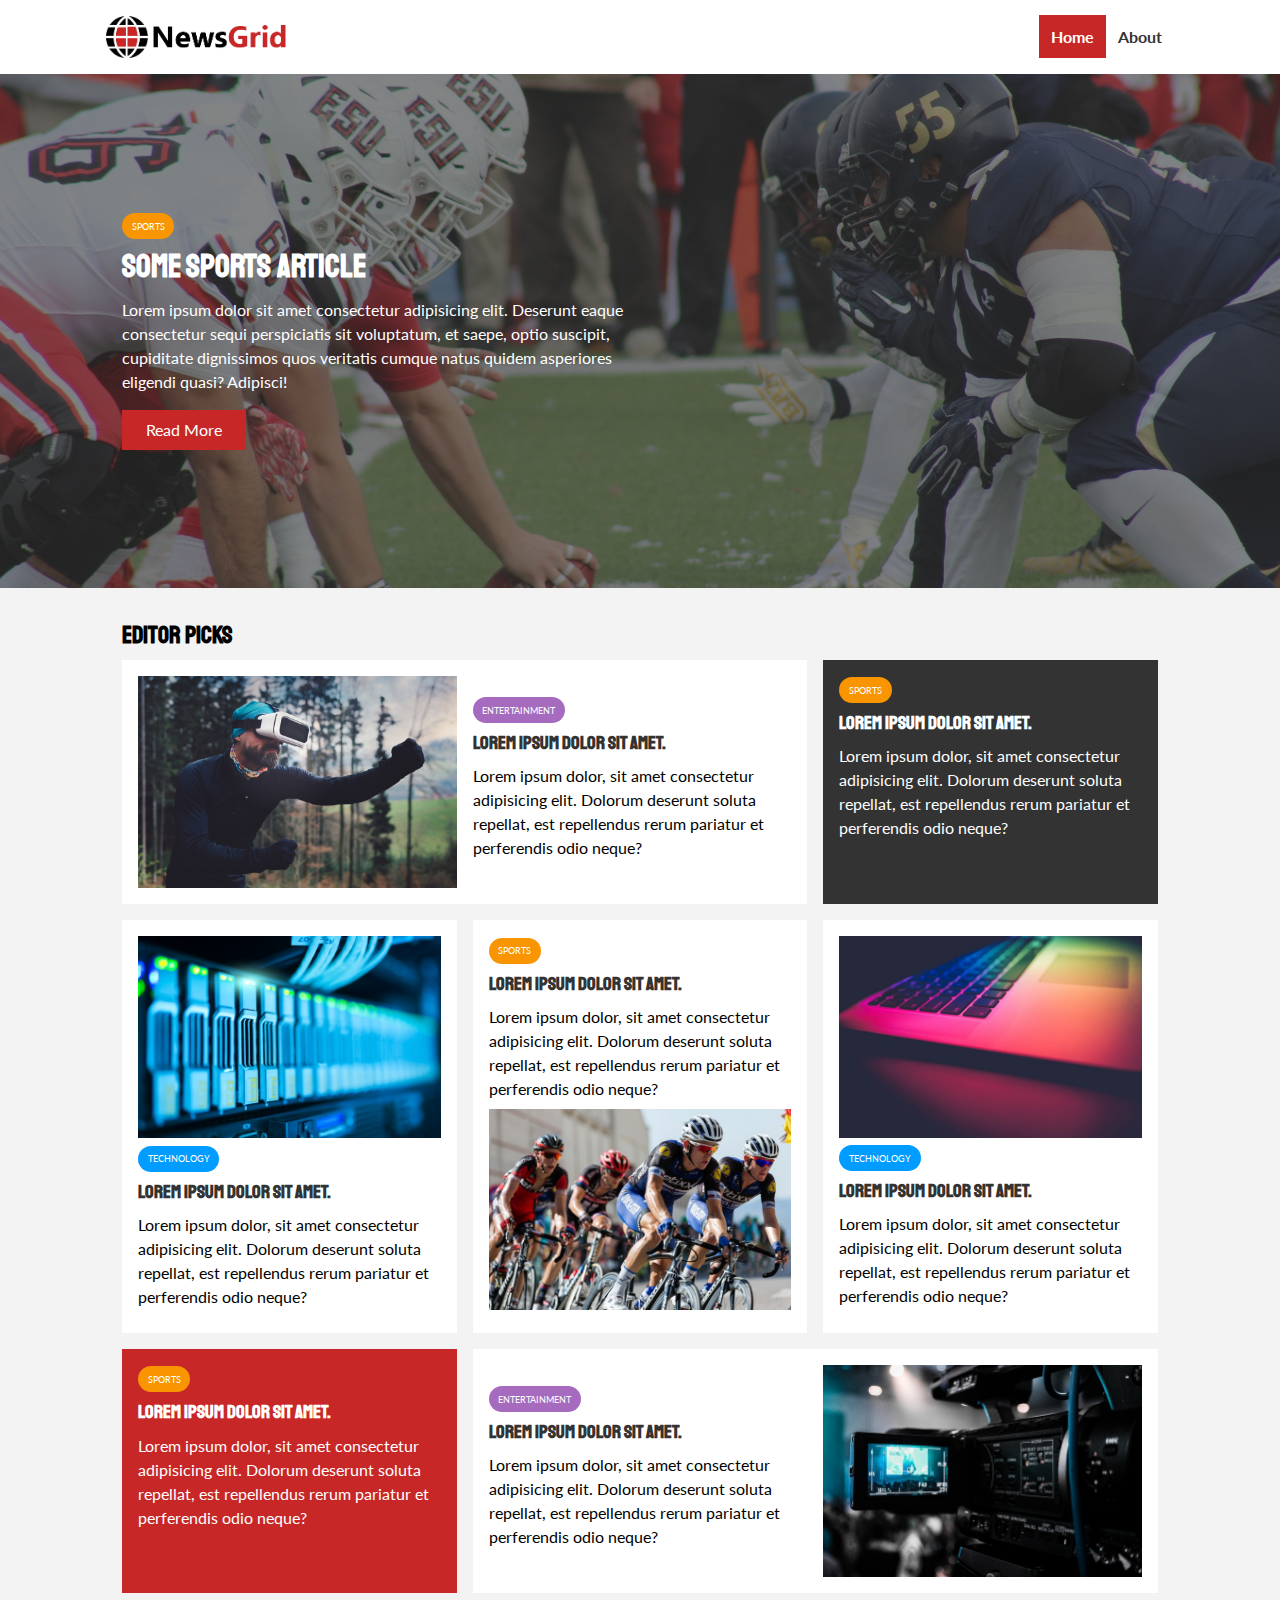
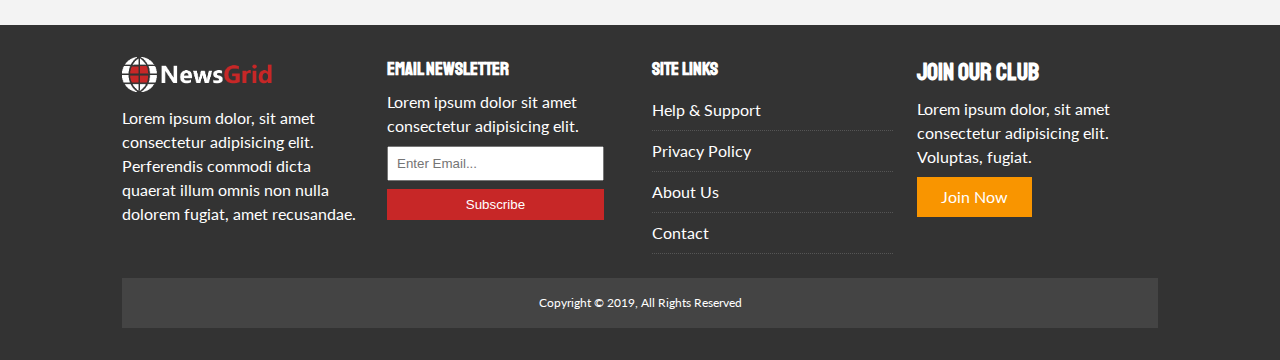
<file: index.html>
<!DOCTYPE html>
<html lang="en">

<head>
    <meta charset="UTF-8">
    <meta http-equiv="X-UA-Compatible" content="IE=edge">
    <meta name="viewport" content="width=device-width, initial-scale=1.0">
    <link rel="stylesheet" href="https://cdnjs.cloudflare.com/ajax/libs/font-awesome/5.15.2/css/all.min.css"
        integrity="sha512-HK5fgLBL+xu6dm/Ii3z4xhlSUyZgTT9tuc/hSrtw6uzJOvgRr2a9jyxxT1ely+B+xFAmJKVSTbpM/CuL7qxO8w=="
        crossorigin="anonymous" />
    <link rel="preconnect" href="https://fonts.gstatic.com">
    <link
        href="https://fonts.googleapis.com/css2?family=Lato:ital,wght@0,100;0,300;0,400;0,700;0,900;1,100;1,300;1,400;1,700;1,900&display=swap"
        rel="stylesheet">
    <link rel="preconnect" href="https://fonts.gstatic.com">
    <link href="https://fonts.googleapis.com/css2?family=Staatliches&display=swap" rel="stylesheet">
    <link rel="stylesheet" href="css/style.css">
    <link rel="stylesheet" media="screen and (max-width: 768px)" href="css/mobile.css">
    <link rel="shortcut icon" type="image/x-icon" href="favicon.ico">
    <title>Newsgrid | Latest News</title>
</head>

<body>
    <nav id="main-nav">
        <div class="container">
            <img src="img/logo.png" alt="NewsGrid" class="logo">
            <div class="social">
                <a href="http://facebook.com" target="_blank"><i class="fab fa-facebook fa-2x"></i></a>
                <a href="http://twitter.com" target="_blank"><i class="fab fa-twitter fa-2x"></i></a>
                <a href="http://instagram.com" target="_blank"><i class="fab fa-instagram fa-2x"></i></a>
                <a href="http://youtube.com" target="_blank"><i class="fab fa-youtube fa-2x"></i></a>
            </div>
            <ul>
                <li><a href="index.html" class="current">Home</a></li>
                <li><a href="about.html">About</a></li>
            </ul>
        </div>
    </nav>

    <!-- Showcase -->
    <header id="showcase">
        <div class="container">
            <div class="showcase-container">
                <div class="showcase-content">
                    <div class="category category-sports">Sports</div>
                    <h1>Some Sports Article</h1>
                    <p>Lorem ipsum dolor sit amet consectetur adipisicing elit. Deserunt eaque consectetur sequi
                        perspiciatis sit voluptatum, et saepe, optio suscipit, cupiditate dignissimos quos veritatis
                        cumque natus quidem asperiores eligendi quasi? Adipisci!</p>
                    <a href="article.html" class="btn btn-primary">Read More</a>
                </div>
            </div>
        </div>
    </header>

    <!-- Home Articles -->
    <section id="home-articles" class="py-2">
        <div class="container">
            <h2>Editor Picks</h2>
            <div class="articles-container">
                <article class="card">
                    <img src="img/articles/ent1.jpg" alt="entertainment">
                    <div>
                        <div class="category category-ent">Entertainment</div>
                        <h3>
                            <a href="article.html">Lorem ipsum dolor sit amet.</a>
                        </h3>
                        <p>Lorem ipsum dolor, sit amet consectetur adipisicing elit. Dolorum deserunt soluta repellat,
                            est
                            repellendus rerum pariatur et perferendis odio neque?</p>
                    </div>
                </article>
                <article class="card bg-dark">
                    <div class="category category-sports">Sports</div>
                    <h3>
                        <a href="article.html">Lorem ipsum dolor sit amet.</a>
                    </h3>
                    <p>Lorem ipsum dolor, sit amet consectetur adipisicing elit. Dolorum deserunt soluta repellat,
                        est
                        repellendus rerum pariatur et perferendis odio neque?</p>
                </article>
                <article class="card">
                    <img src="img/articles/tech1.jpg" alt="">
                    <div class="category category-tech">Technology</div>
                    <h3>
                        <a href="article.html">Lorem ipsum dolor sit amet.</a>
                    </h3>
                    <p>Lorem ipsum dolor, sit amet consectetur adipisicing elit. Dolorum deserunt soluta repellat,
                        est
                        repellendus rerum pariatur et perferendis odio neque?</p>
                </article>
                <article class="card">
                    <div class="category category-sports">Sports</div>
                    <h3>
                        <a href="article.html">Lorem ipsum dolor sit amet.</a>
                    </h3>
                    <p>Lorem ipsum dolor, sit amet consectetur adipisicing elit. Dolorum deserunt soluta repellat,
                        est
                        repellendus rerum pariatur et perferendis odio neque?</p>
                    <img src="img/articles/sports1.jpg" alt="">
                </article>
                <article class="card">
                    <img src="img/articles/tech2.jpg" alt="">
                    <div class="category category-tech">Technology</div>
                    <h3>
                        <a href="article.html">Lorem ipsum dolor sit amet.</a>
                    </h3>
                    <p>Lorem ipsum dolor, sit amet consectetur adipisicing elit. Dolorum deserunt soluta repellat,
                        est
                        repellendus rerum pariatur et perferendis odio neque?</p>
                </article>
                <article class="card bg-primary">
                    <div class="category category-sports">Sports</div>
                    <h3>
                        <a href="article.html">Lorem ipsum dolor sit amet.</a>
                    </h3>
                    <p>Lorem ipsum dolor, sit amet consectetur adipisicing elit. Dolorum deserunt soluta repellat,
                        est
                        repellendus rerum pariatur et perferendis odio neque?</p>
                </article>
                <article class="card">
                    <div>
                        <div class="category category-ent">Entertainment</div>
                        <h3>
                            <a href="article.html">Lorem ipsum dolor sit amet.</a>
                        </h3>
                        <p>Lorem ipsum dolor, sit amet consectetur adipisicing elit. Dolorum deserunt soluta repellat,
                            est
                            repellendus rerum pariatur et perferendis odio neque?</p>
                    </div>
                    <img src="img/articles/ent2.jpg" alt="entertainment">
                </article>
            </div>
        </div>
    </section>

    <!-- Footer -->
    <footer id="main-footer" class="py-2">
        <div class="container footer-container">
            <div>
                <img src="img/logo_light.png" alt="NewsGrid">
                <p>Lorem ipsum dolor, sit amet consectetur adipisicing elit. Perferendis commodi dicta quaerat illum
                    omnis non nulla dolorem fugiat, amet recusandae.</p>
            </div>
            <div>
                <h3>Email Newsletter</h3>
                <p>Lorem ipsum dolor sit amet consectetur adipisicing elit.</p>
                <form>
                    <input type="email" placeholder="Enter Email...">
                    <input type="submit" value="Subscribe" class="btn btn-primary">
                </form>
            </div>
            <div>
                <h3>Site Links</h3>
                <ul class="list">
                    <li><a href="#">Help & Support</a></li>
                    <li><a href="#">Privacy Policy</a></li>
                    <li><a href="#">About Us</a></li>
                    <li><a href="#">Contact</a></li>
                </ul>
            </div>
            <div>
                <h2>Join Our Club</h2>
                <p>Lorem ipsum dolor, sit amet consectetur adipisicing elit. Voluptas, fugiat.</p>
                <a href="#" class="btn btn-secondary">Join Now</a>
            </div>
            <div>
                <p>Copyright &copy; 2019, All Rights Reserved</p>
            </div>
        </div>
    </footer>
</body>

</html>
</file>
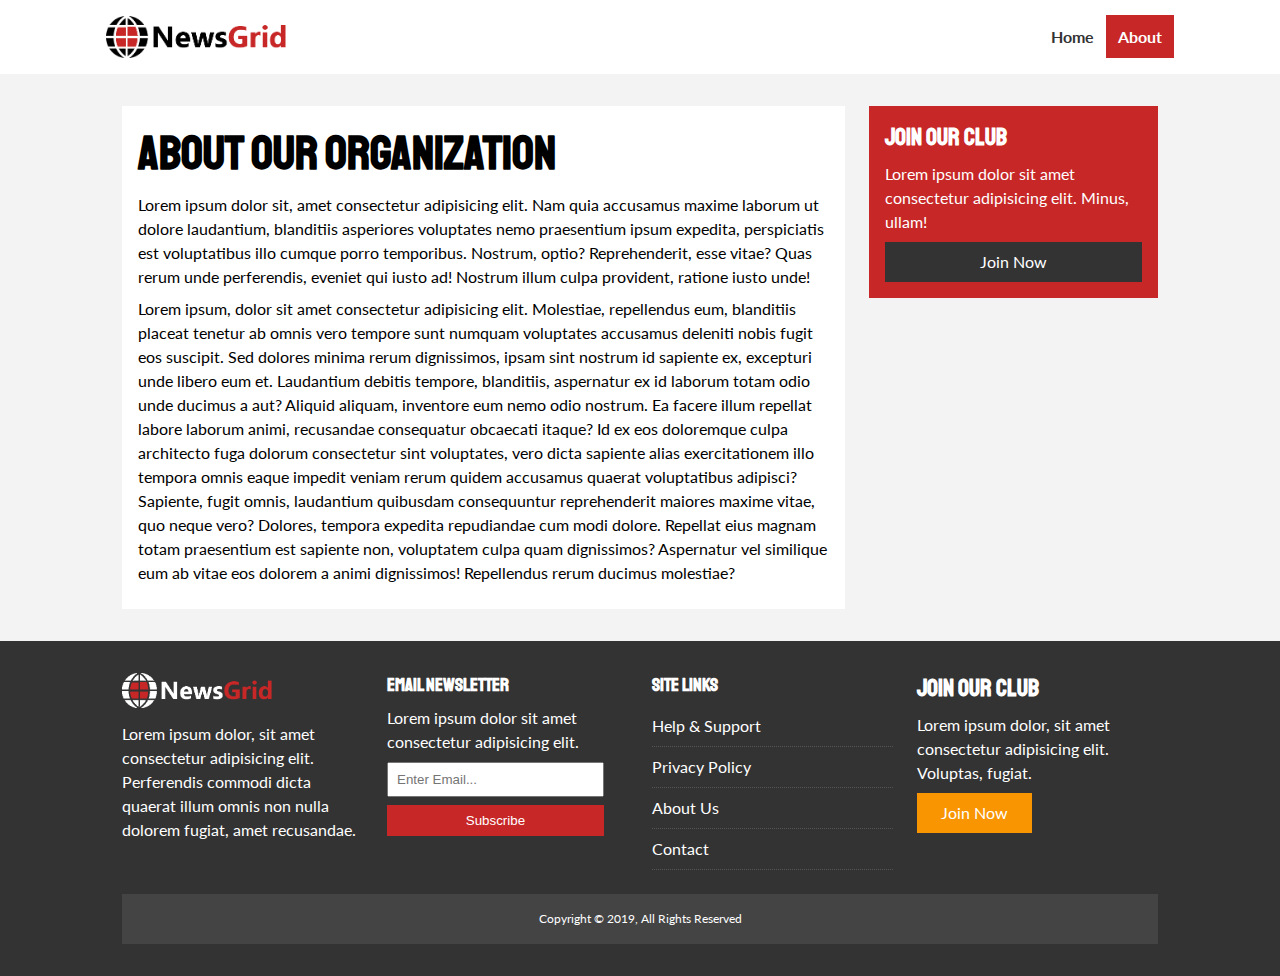
<file: about.html>
<!DOCTYPE html>
<html lang="en">

<head>
    <meta charset="UTF-8">
    <meta http-equiv="X-UA-Compatible" content="IE=edge">
    <meta name="viewport" content="width=device-width, initial-scale=1.0">
    <link rel="stylesheet" href="https://cdnjs.cloudflare.com/ajax/libs/font-awesome/5.15.2/css/all.min.css"
        integrity="sha512-HK5fgLBL+xu6dm/Ii3z4xhlSUyZgTT9tuc/hSrtw6uzJOvgRr2a9jyxxT1ely+B+xFAmJKVSTbpM/CuL7qxO8w=="
        crossorigin="anonymous" />
    <link rel="preconnect" href="https://fonts.gstatic.com">
    <link
        href="https://fonts.googleapis.com/css2?family=Lato:ital,wght@0,100;0,300;0,400;0,700;0,900;1,100;1,300;1,400;1,700;1,900&display=swap"
        rel="stylesheet">
    <link rel="preconnect" href="https://fonts.gstatic.com">
    <link href="https://fonts.googleapis.com/css2?family=Staatliches&display=swap" rel="stylesheet">
    <link rel="stylesheet" href="css/style.css">
    <link rel="stylesheet" media="screen and (max-width: 768px)" href="css/mobile.css">
    <link rel="shortcut icon" type="image/x-icon" href="favicon.ico">
    <title>NewsGrid | About</title>
</head>

<body>
    <nav id="main-nav">
        <div class="container">
            <img src="img/logo.png" alt="NewsGrid" class="logo">
            <div class="social">
                <a href="http://facebook.com" target="_blank"><i class="fab fa-facebook fa-2x"></i></a>
                <a href="http://twitter.com" target="_blank"><i class="fab fa-twitter fa-2x"></i></a>
                <a href="http://instagram.com" target="_blank"><i class="fab fa-instagram fa-2x"></i></a>
                <a href="http://youtube.com" target="_blank"><i class="fab fa-youtube fa-2x"></i></a>
            </div>
            <ul>
                <li><a href="index.html">Home</a></li>
                <li><a href="about.html" class="current">About</a></li>
            </ul>
        </div>
    </nav>

    <section id="about">
        <div class="container">
            <div class="page-container">
                <article class="card">
                    <h1 class="l-heading">About Our Organization</h1>
                    <p>Lorem ipsum dolor sit, amet consectetur adipisicing elit. Nam quia accusamus maxime laborum ut
                        dolore laudantium, blanditiis asperiores voluptates nemo praesentium ipsum expedita,
                        perspiciatis est voluptatibus illo cumque porro temporibus. Nostrum, optio? Reprehenderit, esse
                        vitae? Quas rerum unde perferendis, eveniet qui iusto ad! Nostrum illum culpa provident, ratione
                        iusto unde!</p>
                    <p>Lorem ipsum, dolor sit amet consectetur adipisicing elit. Molestiae, repellendus eum, blanditiis
                        placeat tenetur ab omnis vero tempore sunt numquam voluptates accusamus deleniti nobis fugit eos
                        suscipit. Sed dolores minima rerum dignissimos, ipsam sint nostrum id sapiente ex, excepturi
                        unde libero eum et. Laudantium debitis tempore, blanditiis, aspernatur ex id laborum totam odio
                        unde ducimus a aut? Aliquid aliquam, inventore eum nemo odio nostrum. Ea facere illum repellat
                        labore laborum animi, recusandae consequatur obcaecati itaque? Id ex eos doloremque culpa
                        architecto fuga dolorum consectetur sint voluptates, vero dicta sapiente alias exercitationem
                        illo tempora omnis eaque impedit veniam rerum quidem accusamus quaerat voluptatibus adipisci?
                        Sapiente, fugit omnis, laudantium quibusdam consequuntur reprehenderit maiores maxime vitae, quo
                        neque vero? Dolores, tempora expedita repudiandae cum modi dolore. Repellat eius magnam totam
                        praesentium est sapiente non, voluptatem culpa quam dignissimos? Aspernatur vel similique eum ab
                        vitae eos dolorem a animi dignissimos! Repellendus rerum ducimus molestiae?</p>
                </article>
                <aside class="card bg-primary">
                    <h2>Join Our Club</h2>
                    <p>Lorem ipsum dolor sit amet consectetur adipisicing elit. Minus, ullam!</p>
                    <a href="#" class="btn btn-dark btn-block">Join Now</a>
                </aside>
            </div>
        </div>
    </section>

    <!-- Footer -->
    <footer id="main-footer" class="py-2">
        <div class="container footer-container">
            <div>
                <img src="img/logo_light.png" alt="NewsGrid">
                <p>Lorem ipsum dolor, sit amet consectetur adipisicing elit. Perferendis commodi dicta quaerat illum
                    omnis non nulla dolorem fugiat, amet recusandae.</p>
            </div>
            <div>
                <h3>Email Newsletter</h3>
                <p>Lorem ipsum dolor sit amet consectetur adipisicing elit.</p>
                <form>
                    <input type="email" placeholder="Enter Email...">
                    <input type="submit" value="Subscribe" class="btn btn-primary">
                </form>
            </div>
            <div>
                <h3>Site Links</h3>
                <ul class="list">
                    <li><a href="#">Help & Support</a></li>
                    <li><a href="#">Privacy Policy</a></li>
                    <li><a href="#">About Us</a></li>
                    <li><a href="#">Contact</a></li>
                </ul>
            </div>
            <div>
                <h2>Join Our Club</h2>
                <p>Lorem ipsum dolor, sit amet consectetur adipisicing elit. Voluptas, fugiat.</p>
                <a href="#" class="btn btn-secondary">Join Now</a>
            </div>
            <div>
                <p>Copyright &copy; 2019, All Rights Reserved</p>
            </div>
        </div>
    </footer>
</body>

</html>
</file>
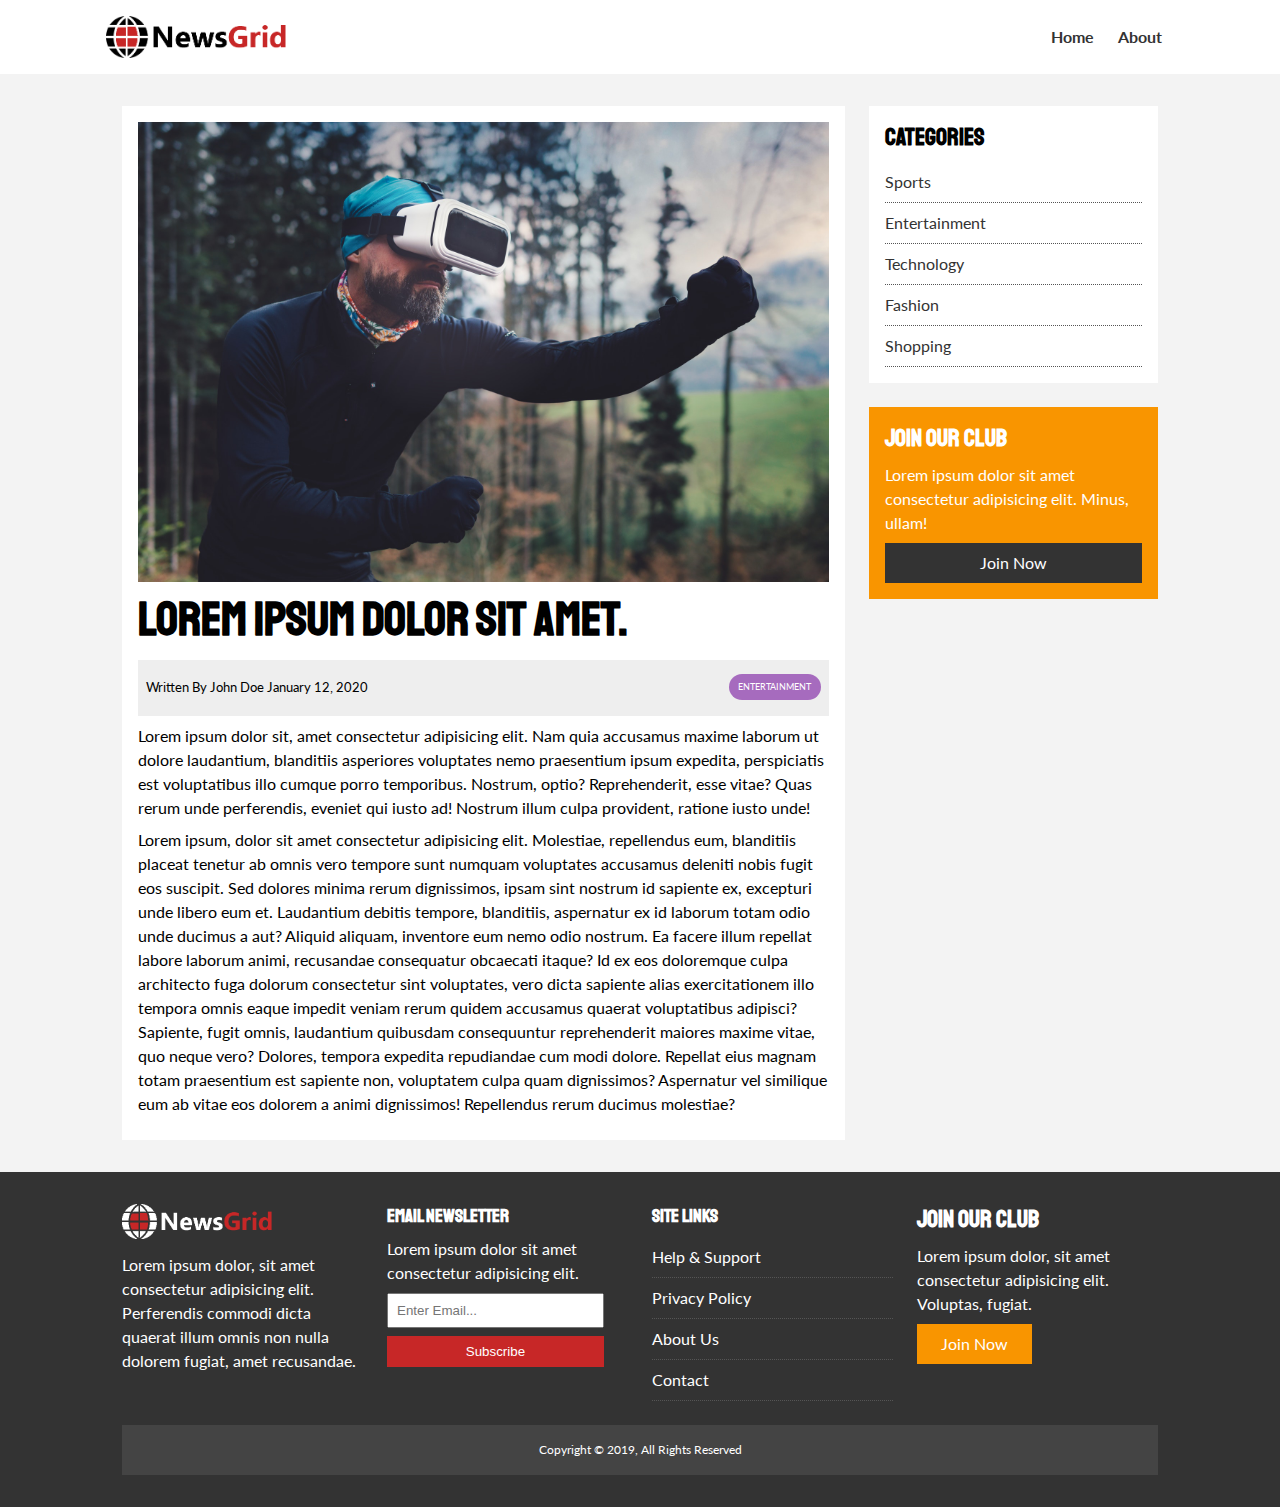
<file: article.html>
<!DOCTYPE html>
<html lang="en">

<head>
    <meta charset="UTF-8">
    <meta http-equiv="X-UA-Compatible" content="IE=edge">
    <meta name="viewport" content="width=device-width, initial-scale=1.0">
    <link rel="stylesheet" href="https://cdnjs.cloudflare.com/ajax/libs/font-awesome/5.15.2/css/all.min.css"
        integrity="sha512-HK5fgLBL+xu6dm/Ii3z4xhlSUyZgTT9tuc/hSrtw6uzJOvgRr2a9jyxxT1ely+B+xFAmJKVSTbpM/CuL7qxO8w=="
        crossorigin="anonymous" />
    <link rel="preconnect" href="https://fonts.gstatic.com">
    <link
        href="https://fonts.googleapis.com/css2?family=Lato:ital,wght@0,100;0,300;0,400;0,700;0,900;1,100;1,300;1,400;1,700;1,900&display=swap"
        rel="stylesheet">
    <link rel="preconnect" href="https://fonts.gstatic.com">
    <link href="https://fonts.googleapis.com/css2?family=Staatliches&display=swap" rel="stylesheet">
    <link rel="stylesheet" href="css/style.css">
    <link rel="stylesheet" media="screen and (max-width: 768px)" href="css/mobile.css">
    <link rel="shortcut icon" type="image/x-icon" href="favicon.ico">
    <title>NewsGrid | Latest News</title>
</head>

<body>
    <nav id="main-nav">
        <div class="container">
            <img src="img/logo.png" alt="NewsGrid" class="logo">
            <div class="social">
                <a href="http://facebook.com" target="_blank"><i class="fab fa-facebook fa-2x"></i></a>
                <a href="http://twitter.com" target="_blank"><i class="fab fa-twitter fa-2x"></i></a>
                <a href="http://instagram.com" target="_blank"><i class="fab fa-instagram fa-2x"></i></a>
                <a href="http://youtube.com" target="_blank"><i class="fab fa-youtube fa-2x"></i></a>
            </div>
            <ul>
                <li><a href="index.html">Home</a></li>
                <li><a href="about.html">About</a></li>
            </ul>
        </div>
    </nav>

    <section id="article">
        <div class="container">
            <div class="page-container">
                <article class="card">
                    <img src="img/articles/ent1.jpg" alt="">
                    <h1 class="l-heading">Lorem ipsum dolor sit amet.</h1>
                    <div class="meta">
                        <small>
                            <i class="fas fa-user"></i> Written By John Doe January 12, 2020
                        </small>
                        <div class="category category-ent">Entertainment</div>
                    </div>
                    <p>Lorem ipsum dolor sit, amet consectetur adipisicing elit. Nam quia accusamus maxime laborum ut
                        dolore laudantium, blanditiis asperiores voluptates nemo praesentium ipsum expedita,
                        perspiciatis est voluptatibus illo cumque porro temporibus. Nostrum, optio? Reprehenderit, esse
                        vitae? Quas rerum unde perferendis, eveniet qui iusto ad! Nostrum illum culpa provident, ratione
                        iusto unde!</p>
                    <p>Lorem ipsum, dolor sit amet consectetur adipisicing elit. Molestiae, repellendus eum, blanditiis
                        placeat tenetur ab omnis vero tempore sunt numquam voluptates accusamus deleniti nobis fugit eos
                        suscipit. Sed dolores minima rerum dignissimos, ipsam sint nostrum id sapiente ex, excepturi
                        unde libero eum et. Laudantium debitis tempore, blanditiis, aspernatur ex id laborum totam odio
                        unde ducimus a aut? Aliquid aliquam, inventore eum nemo odio nostrum. Ea facere illum repellat
                        labore laborum animi, recusandae consequatur obcaecati itaque? Id ex eos doloremque culpa
                        architecto fuga dolorum consectetur sint voluptates, vero dicta sapiente alias exercitationem
                        illo tempora omnis eaque impedit veniam rerum quidem accusamus quaerat voluptatibus adipisci?
                        Sapiente, fugit omnis, laudantium quibusdam consequuntur reprehenderit maiores maxime vitae, quo
                        neque vero? Dolores, tempora expedita repudiandae cum modi dolore. Repellat eius magnam totam
                        praesentium est sapiente non, voluptatem culpa quam dignissimos? Aspernatur vel similique eum ab
                        vitae eos dolorem a animi dignissimos! Repellendus rerum ducimus molestiae?</p>
                </article>

                <aside id="categories" class="card">
                    <h2>Categories</h2>
                    <ul class="list">
                        <li><a href="#"><i class="fas fa-chevron-right"></i> Sports</a></li>
                        <li><a href="#"><i class="fas fa-chevron-right"></i> Entertainment</a></li>
                        <li><a href="#"><i class="fas fa-chevron-right"></i> Technology</a></li>
                        <li><a href="#"><i class="fas fa-chevron-right"></i> Fashion</a></li>
                        <li><a href="#"><i class="fas fa-chevron-right"></i> Shopping</a></li>
                    </ul>
                </aside>

                <aside class="card bg-secondary">
                    <h2>Join Our Club</h2>
                    <p>Lorem ipsum dolor sit amet consectetur adipisicing elit. Minus, ullam!</p>
                    <a href="#" class="btn btn-dark btn-block">Join Now</a>
                </aside>
            </div>
        </div>
    </section>

    <!-- Footer -->
    <footer id="main-footer" class="py-2">
        <div class="container footer-container">
            <div>
                <img src="img/logo_light.png" alt="NewsGrid">
                <p>Lorem ipsum dolor, sit amet consectetur adipisicing elit. Perferendis commodi dicta quaerat illum
                    omnis non nulla dolorem fugiat, amet recusandae.</p>
            </div>
            <div>
                <h3>Email Newsletter</h3>
                <p>Lorem ipsum dolor sit amet consectetur adipisicing elit.</p>
                <form>
                    <input type="email" placeholder="Enter Email...">
                    <input type="submit" value="Subscribe" class="btn btn-primary">
                </form>
            </div>
            <div>
                <h3>Site Links</h3>
                <ul class="list">
                    <li><a href="#">Help & Support</a></li>
                    <li><a href="#">Privacy Policy</a></li>
                    <li><a href="#">About Us</a></li>
                    <li><a href="#">Contact</a></li>
                </ul>
            </div>
            <div>
                <h2>Join Our Club</h2>
                <p>Lorem ipsum dolor, sit amet consectetur adipisicing elit. Voluptas, fugiat.</p>
                <a href="#" class="btn btn-secondary">Join Now</a>
            </div>
            <div>
                <p>Copyright &copy; 2019, All Rights Reserved</p>
            </div>
        </div>
    </footer>
</body>

</html>
</file>
<file: css/style.css>
:root {
    --primary-color: #c72727;
    --secondary-color: #f99500;
    --light-color: #f3f3f3;
    --dark-color: #333;
    --max-width: 1100px;
}

.category {
    --sports-color: #f99500;
    --ent-color: #a66bbe;
    --tech-color: #009cff;
}

* {
    margin: 0;
    padding: 0;
    box-sizing: border-box;
}

body {
    font-family: 'Lato', sans-serif;
    line-height: 1.5;
    background: var(--light-color);
}

a {
    color: #333;
    text-decoration: none;
}

ul {
    list-style: none;
}

p {
    margin: 0.5rem 0;
}

img {
    width: 100%;
}

h1, h2, h3, h4, h5, h6 {
    font-family: 'Staatliches', cursive;
    margin-bottom: 0.55rem;
    line-height: 1.3;
}

/* Utility */
.container {
    max-width: var(--max-width);
    margin: auto;
    padding: 0 2rem;
    overflow: hidden;
}

.category {
    display: inline-block;
    color: #fff;
    font-size: 0.55rem;
    text-transform: uppercase;
    padding: 0.4rem 0.6rem;
    border-radius: 15px;
    margin-bottom: 0.5rem;
}

.category-sports { background: var(--sports-color); }
.category-ent { background: var(--ent-color); }
.category-tech { background: var(--tech-color); }

.btn {
    display: inline-block;
    border: none;
    background: var(--dark-color);
    color: #fff;
    padding: 0.5rem 1.5rem;
}

.btn-light {
    background: var(--light-color);
}

.btn-primary {
    background: var(--primary-color);
}

.btn-secondary {
    background: var(--secondary-color);
}

.btn-block {
    display: block;
    width: 100%;
    text-align: center;
}

.btn:hover {
    opacity: 0.9;
}

.card {
    background: #fff;
    padding: 1rem;
}

.bg-dark {
    background: var(--dark-color);
    color: #fff;
}

.bg-primary {
    background: var(--primary-color);
    color: #fff;
}

.bg-secondary {
    background: var(--secondary-color);
    color: #fff;
}

.bg-dark h1,
.bg-dark h2,
.bg-dark h3,
.bg-dark a,
.bg-primary h1,
.bg-primary h2,
.bg-primary h3,
.bg-primary a,
.bg-secondary h1,
.bg-secondary h2,
.bg-secondary h3,
.bg-secondary a {
    color: #fff;
}


.py-1 {
    padding: 1.5rem 0;
}

.py-2 {
    padding: 2rem 0;
}

.py-3 {
    padding: 3rem 0;
}

.p-1 {
    padding: 1.5rem;
}

.p-2 {
    padding: 2rem;
}

.p-3 {
    padding: 3rem;
}

.l-heading {
    font-size: 3rem;
}

.list li {
    padding: 0.5rem 0;
    border-bottom: #555 dotted 1px;
}

.list li a:hover {
    color: var(--primary-color) !important;
}

/* Inner page grid container */
.page-container {
    display: grid;
    grid-template-columns: 5fr 2fr;
    margin: 2rem 0;
    grid-gap: 1.5rem;
}

.page-container > *:first-child {
    grid-row: 1 / span 3;
}

/* Navigation */
#main-nav {
    background: #fff;
    position: sticky;
    top: 0;
    z-index: 2;
}

#main-nav .container {
    display: grid;
    grid-template-columns: 6fr 3fr 2fr;
    padding: 1rem;
    align-items: center;
}

#main-nav .logo {
    width: 180px;
}

#main-nav ul {
    justify-self: end;
    display: flex;
}

#main-nav ul a {
    padding: 0.75rem;
    font-weight: bold;
}

#main-nav ul li a.current {
    background: var(--primary-color);
    color: #fff;
}

#main-nav ul li a:hover{
    background: var(--light-color);
    color: var(--dark-color);
}

#main-nav .social {
    justify-self: center;
}

#main-nav .social i {
    color: #777;
    margin-right: 0.5rem;
}

/* Showcase */
#showcase {
    color: #fff;
    background: #333;
    padding: 2rem;
    position: relative;
}

#showcase:before {
    content: '';
    background: url('../img/featured.jpg') no-repeat center center/cover;
    position: absolute;
    top: 0;
    left: 0;
    width: 100%;
    height: 100%;
    opacity: 0.4;
}

#showcase .showcase-container {
    display: grid;
    grid-template-columns: repeat(2, 1fr);
    justify-content: center;
    align-items: center;
    height: 50vh;
}

#showcase .showcase-content {
    z-index: 1;
}

#showcase .showcase-content p {
    margin-bottom: 1rem;
}

/* Home Articles */
#home-articles .articles-container {
    display: grid;
    grid-template-columns: repeat(3, 1fr);
    grid-gap: 1rem;
}

#home-articles .articles-container > *:first-child,
#home-articles .articles-container > *:last-child {
    display: grid;
    grid-template-columns: repeat(2, 1fr);
    grid-gap: 1rem;
    align-items: center;
    grid-column: 1 / span 2;
}

#home-articles .articles-container > *:last-child {
    grid-column: 2 / span 2;
}

#article .meta {
    display: flex;
    justify-content: space-between;
    align-items: center;
    background: #eee;
    padding: 0.5rem;
}

#article .meta .category {
    margin-top: 0.4rem;
}

/* Footer */
#main-footer {
    background: var(--dark-color);
    color: #fff;
}

#main-footer img {
    width: 150px;
}

#main-footer a{
    color: #fff;
}

#main-footer .footer-container {
    display: grid;
    grid-template-columns: repeat(4, 1fr);
    grid-gap: 1.5rem;
}

#main-footer .footer-container > *:last-child {
    background: #444;
    grid-column: 1 / span 4;
    padding: 0.5rem;
    text-align: center;
    font-size: 0.75rem;
}

#main-footer .footer-container input[type='email'] {
    width: 90%;
    padding: 0.5rem;
    margin-bottom: 0.5rem;
}

#main-footer .footer-container input[type='submit'] {
    width: 90%;
}
</file>
<file: css/mobile.css>
/* Navigation */

#main-nav .social {
    display: none;
}

#main-nav .container {
    grid-template-columns: 1fr;
    grid-gap: 1.2rem;
}

#main-nav ul, #main-nav .logo {
    justify-self: center;
}

#main-nav ul li a {
    padding: 0.5rem;
}

#home-articles .articles-container {
    grid-template-columns: repeat(2, 1fr);
}

#home-articles .articles-container>*:first-child, #home-articles .articles-container>*:last-child {
    grid-template-columns: 1fr;
    grid-column: 1;
}

@media(max-width: 600px) {
    /* Stack Grid Items */
    #showcase .showcase-container, #home-articles .articles-container, #main-footer .footer-container {
        grid-template-columns: 1fr;
    }
    #main-footer .footer-container>*:last-child {
        grid-column: 1;
    }
    #main-footer .footer-container>*:first-child, #main-footer .footer-container>*:nth-child(2) {
        border-bottom: #444 dotted 1px;
        padding-bottom: 1rem;
    }
    .page-container {
        grid-template-columns: 1fr;
        text-align: center;
    }

    .page-container > *:first-child {
        grid-row: 1;
    }

    .l-heading {
        font-size: 2rem;
    }
}
</file>
